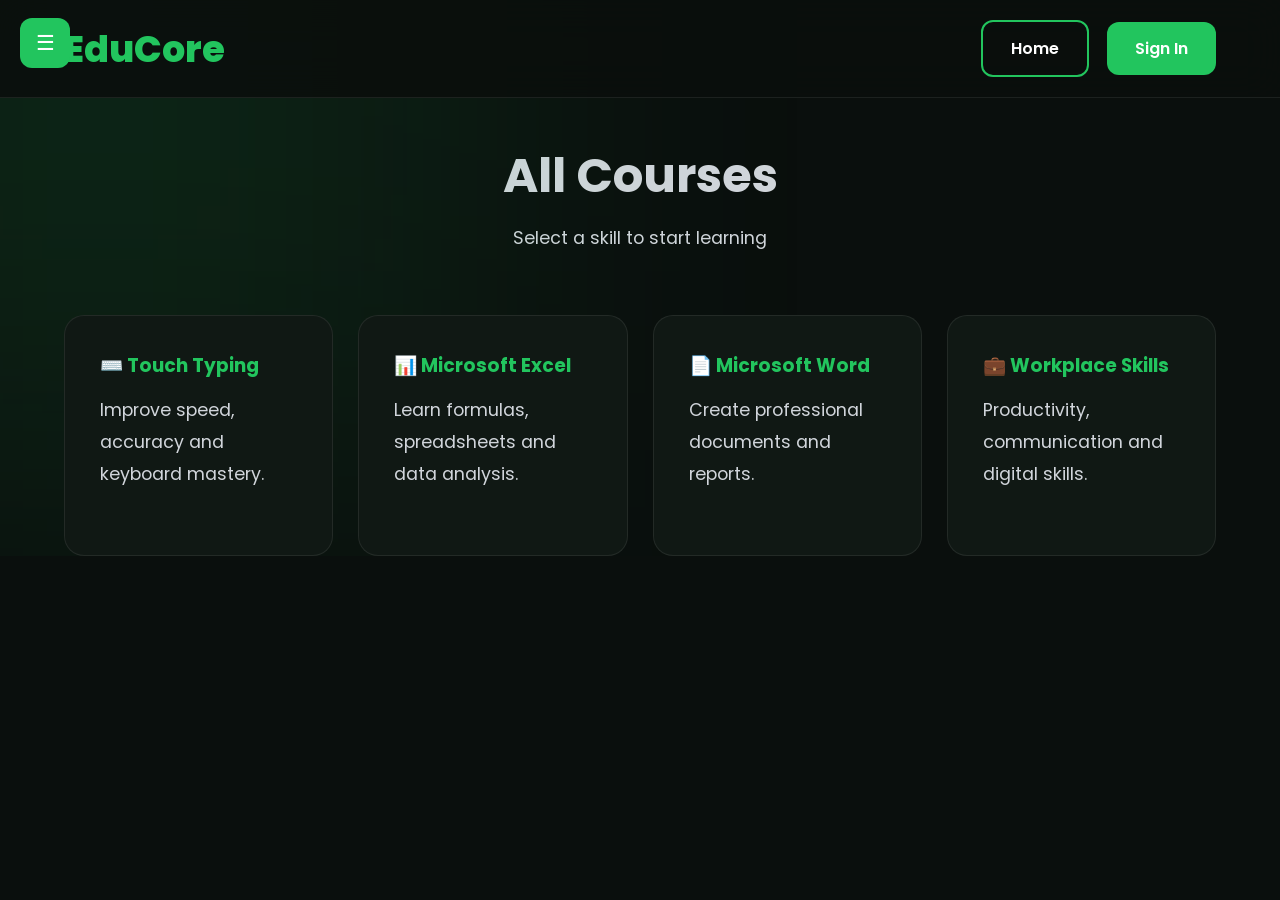
<file: Nova pasta/courses.html>
<!DOCTYPE html>
<html lang="en">
<head>
<meta charset="UTF-8">
<meta name="viewport" content="width=device-width, initial-scale=1.0">
<title>EduCore | Courses</title>

<link href="https://fonts.googleapis.com/css2?family=Poppins:wght@300;400;500;600;700&display=swap" rel="stylesheet">
<link rel="stylesheet" href="style.css">
</head>

<body>

<!-- MENU BUTTON -->
<button id="menuToggle" class="menu-toggle">☰</button>

<!-- SIDEBAR -->
<aside class="sidebar" id="sidebar">

<nav class="sidebar-menu">
<a href="index.html">🏠 Home</a>
<a href="courses.html">📚 Courses</a>
<a href="#">⭐ Features</a>
<a href="#">💬 Reviews</a>
<a href="#">❓ FAQ</a>
</nav>

<div class="sidebar-footer">
<a href="#" class="sidebar-btn">Sign In</a>
</div>

</aside>

<!-- HEADER -->
<header class="navbar">
<div class="container nav-content">

<div class="logo">EduCore</div>

<div class="nav-actions">
<a href="index.html" class="btn secondary-btn">Home</a>
<a href="#" class="btn">Sign In</a>
</div>

</div>
</header>

<!-- PAGE TITLE -->
<section class="hero" style="min-height:auto; padding-top:140px;">

<div class="container">

<div class="section-title">
<h2>All Courses</h2>
<p>Select a skill to start learning</p>
</div>

<div class="courses-grid">

<!-- COURSE 1 -->
<a href="typing.html" class="course-card" style="text-decoration:none;">
<h3>⌨️ Touch Typing</h3>
<p>Improve speed, accuracy and keyboard mastery.</p>
</a>

<!-- COURSE 2 -->
<a href="excel.html" class="course-card" style="text-decoration:none;">
<h3>📊 Microsoft Excel</h3>
<p>Learn formulas, spreadsheets and data analysis.</p>
</a>

<!-- COURSE 3 -->
<a href="word.html" class="course-card" style="text-decoration:none;">
<h3>📄 Microsoft Word</h3>
<p>Create professional documents and reports.</p>
</a>

<!-- COURSE 4 -->
<a href="workplace.html" class="course-card" style="text-decoration:none;">
<h3>💼 Workplace Skills</h3>
<p>Productivity, communication and digital skills.</p>
</a>

</div>

</div>

</section>

<script src="script.js"></script>

</body>
</html>
</file>
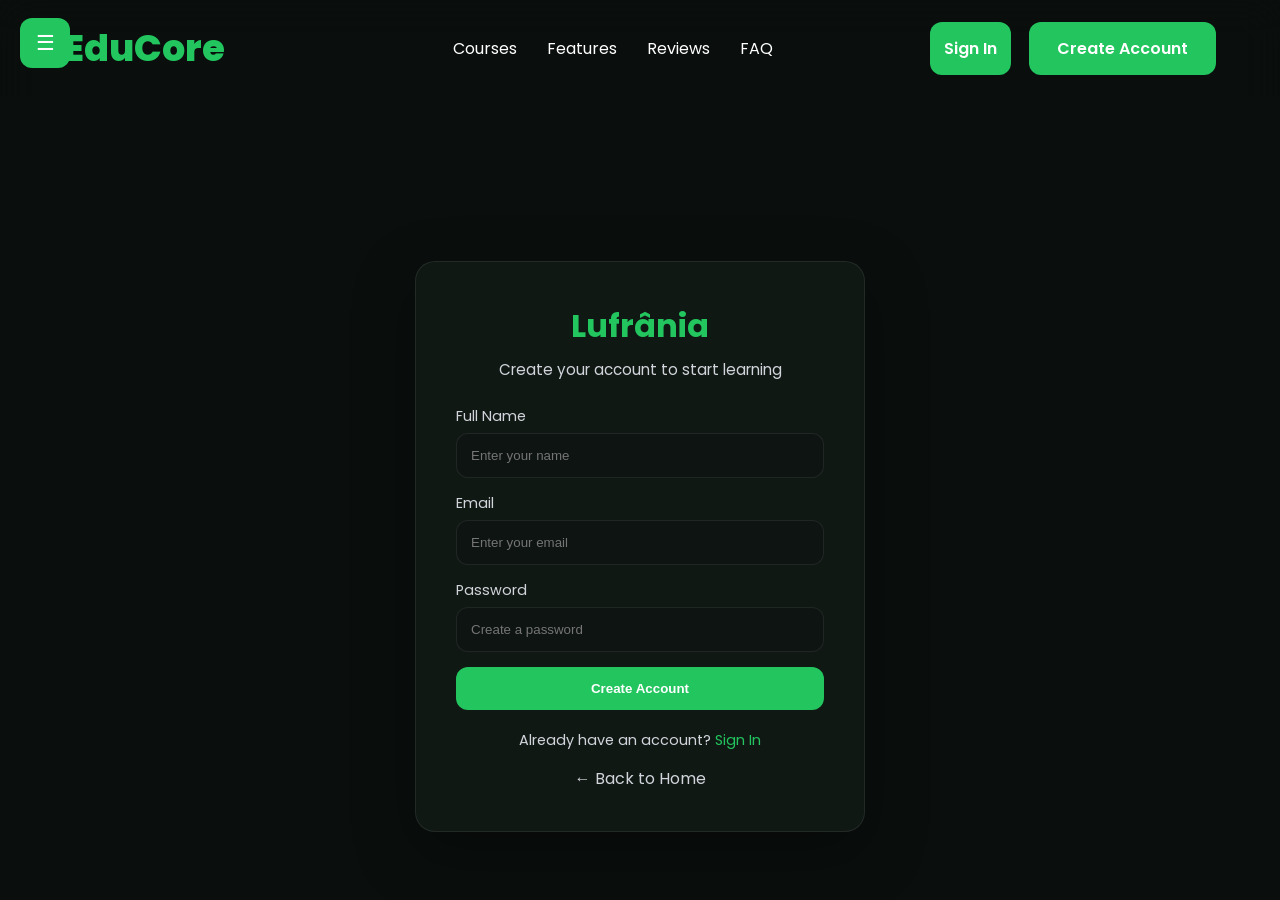
<file: Nova pasta/createaccount.html>
<!DOCTYPE html>
<html lang="en">
<head>
<meta charset="UTF-8">
<meta name="viewport" content="width=device-width, initial-scale=1.0">
<title>Lufrânia | Create Account</title>

<link href="https://fonts.googleapis.com/css2?family=Poppins:wght@300;400;500;600;700;800&display=swap" rel="stylesheet">
<link rel="stylesheet" href="style.css">
<!-- MENU BUTTON -->
<button id="menuToggle" class="menu-toggle">☰</button>

<!-- SIDEBAR -->
<aside class="sidebar" id="sidebar">

<nav class="sidebar-menu">

<a href="#home">🏠 Home</a>
<a href="courses.html">📚 Courses</a>
<a href="#features">⭐ Features</a>
 <a href="#pricing">⭐ Pricing</a> 
<a href="#faq">❓ FAQ</a>
<a href="#contact">📞 Contact</a>

</nav>

<div class="sidebar-footer">
<a href="signin.html" class="sidebar-btn">Register</a>
 
</div>

</aside>

<!-- NAVBAR -->
<header class="navbar">

<div class="container nav-content">

<a href="index.html" class="logo">EduCore</a>

<nav class="nav-links">
<a href="courses.html">Courses</a>
<a href="#features">Features</a>
<a href="#reviews">Reviews</a>
<a href="#faq">FAQ</a>
</nav>

<div class="nav-actions">
<a href="signin.html" class="sidebar-btn">Sign In</a>
<a href="createaccount.html" class="btn">Create Account</a>
</div>

</div>

<style>

/* =========================
   CREATE ACCOUNT PAGE
========================= */

.account-page{
    min-height:100vh;
    display:flex;
    align-items:center;
    justify-content:center;
    background:var(--bg);
    padding:20px;
}

.account-card{
    width:100%;
    max-width:450px;
    background:var(--card);
    border:1px solid var(--border);
    border-radius:20px;
    padding:40px;
    box-shadow:0 20px 60px rgba(0,0,0,.4);
}

.account-title{
    text-align:center;
    margin-bottom:25px;
}

.account-title h1{
    color:var(--green);
    font-size:2rem;
    margin-bottom:8px;
}

.account-title p{
    color:var(--text);
    font-size:0.95rem;
}

.input-group{
    margin-bottom:15px;
}

.input-group label{
    display:block;
    margin-bottom:6px;
    color:var(--text);
    font-size:0.9rem;
}

.input-group input{
    width:100%;
    padding:14px;
    border-radius:12px;
    border:1px solid var(--border);
    background:#0d1411;
    color:white;
    outline:none;
}

.input-group input:focus{
    border-color:var(--green);
}

.account-btn{
    width:100%;
    padding:14px;
    border:none;
    border-radius:12px;
    background:var(--green);
    color:white;
    font-weight:600;
    cursor:pointer;
    transition:.3s;
}

.account-btn:hover{
    background:var(--green-dark);
}

.account-footer{
    text-align:center;
    margin-top:20px;
    color:var(--text);
    font-size:0.9rem;
}

.account-footer a{
    color:var(--green);
    text-decoration:none;
}

.back-link{
    display:block;
    text-align:center;
    margin-top:15px;
    color:var(--text);
    text-decoration:none;
}

.back-link:hover{
    color:var(--green);
}

</style>

</head>

<body>

<div class="account-page">

<div class="account-card">

<div class="account-title">
<h1>Lufrânia</h1>
<p>Create your account to start learning</p>
</div>

<form id="accountForm">

<div class="input-group">
<label>Full Name</label>
<input type="text" placeholder="Enter your name" required>
</div>

<div class="input-group">
<label>Email</label>
<input type="email" placeholder="Enter your email" required>
</div>

<div class="input-group">
<label>Password</label>
<input type="password" placeholder="Create a password" required>
</div>

<button class="account-btn" type="submit">
Create Account
</button>

</form>

<div class="account-footer">
Already have an account? <a href="signin.html">Sign In</a>
</div>

<a class="back-link" href="index.html">
← Back to Home
</a>

</div>

</div>

<script>
document.getElementById("accountForm").addEventListener("submit", function(e){
    e.preventDefault();

    // TEMP FLOW (no backend yet)
    window.location.href = "courses.html";
});
</script>

</body>
</html>
</file>
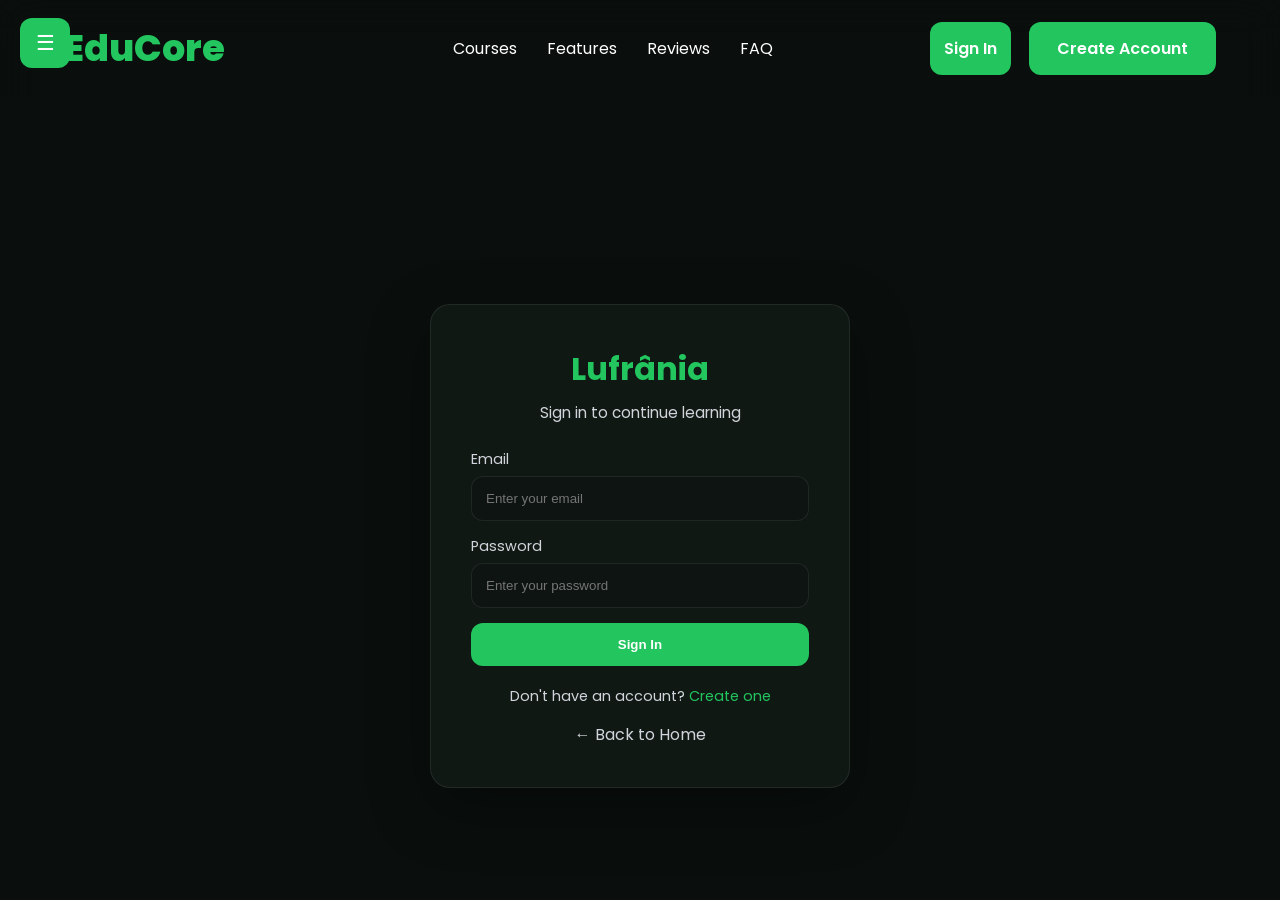
<file: Nova pasta/signin.html>
<!DOCTYPE html>
<html lang="en">
<head>
<meta charset="UTF-8">
<meta name="viewport" content="width=device-width, initial-scale=1.0">
<title>Lufrânia | Sign In</title>

<link href="https://fonts.googleapis.com/css2?family=Poppins:wght@300;400;500;600;700;800&display=swap" rel="stylesheet">
<link rel="stylesheet" href="style.css">
<!-- MENU BUTTON -->
<button id="menuToggle" class="menu-toggle">☰</button>

<!-- SIDEBAR -->
<aside class="sidebar" id="sidebar">

<nav class="sidebar-menu">

<a href="#home">🏠 Home</a>
<a href="courses.html">📚 Courses</a>
<a href="#features">⭐ Features</a>
 <a href="#pricing">⭐ Pricing</a> 
<a href="#faq">❓ FAQ</a>
<a href="#contact">📞 Contact</a>

</nav>

<div class="sidebar-footer">
<a href="signin.html" class="sidebar-btn">Register</a>
 
</div>

</aside>

<!-- NAVBAR -->
<header class="navbar">

<div class="container nav-content">

<a href="index.html" class="logo">EduCore</a>

<nav class="nav-links">
<a href="courses.html">Courses</a>
<a href="#features">Features</a>
<a href="#reviews">Reviews</a>
<a href="#faq">FAQ</a>
</nav>

<div class="nav-actions">
<a href="signin.html" class="sidebar-btn">Sign In</a>
<a href="createaccount.html" class="btn">Create Account</a>
</div>

</div>
<style>

/* =========================
   SIGN IN PAGE
========================= */

.signin-page{
    min-height:100vh;
    display:flex;
    align-items:center;
    justify-content:center;
    background:var(--bg);
    padding:20px;
}

.signin-card{
    width:100%;
    max-width:420px;
    background:var(--card);
    border:1px solid var(--border);
    border-radius:20px;
    padding:40px;
    box-shadow:0 20px 60px rgba(0,0,0,.4);
}

.signin-title{
    text-align:center;
    margin-bottom:25px;
}

.signin-title h1{
    color:var(--green);
    font-size:2rem;
    margin-bottom:8px;
}

.signin-title p{
    color:var(--text);
    font-size:0.95rem;
}

.input-group{
    margin-bottom:15px;
}

.input-group label{
    display:block;
    margin-bottom:6px;
    color:var(--text);
    font-size:0.9rem;
}

.input-group input{
    width:100%;
    padding:14px;
    border-radius:12px;
    border:1px solid var(--border);
    background:#0d1411;
    color:white;
    outline:none;
}

.input-group input:focus{
    border-color:var(--green);
}

.signin-btn{
    width:100%;
    padding:14px;
    border:none;
    border-radius:12px;
    background:var(--green);
    color:white;
    font-weight:600;
    cursor:pointer;
    transition:.3s;
}

.signin-btn:hover{
    background:var(--green-dark);
}

.signin-footer{
    text-align:center;
    margin-top:20px;
    color:var(--text);
    font-size:0.9rem;
}

.signin-footer a{
    color:var(--green);
    text-decoration:none;
}

.back-link{
    display:block;
    text-align:center;
    margin-top:15px;
    color:var(--text);
    text-decoration:none;
}

.back-link:hover{
    color:var(--green);
}

</style>

</head>

<body>

<div class="signin-page">

<div class="signin-card">

<div class="signin-title">
<h1>Lufrânia</h1>
<p>Sign in to continue learning</p>
</div>

<form id="signinForm">

<div class="input-group">
<label>Email</label>
<input type="email" placeholder="Enter your email" required>
</div>

<div class="input-group">
<label>Password</label>
<input type="password" placeholder="Enter your password" required>
</div>

<button class="signin-btn" type="submit">
Sign In
</button>

</form>

<div class="signin-footer">
Don't have an account? <a href="createaccount.html">Create one</a>
</div>

<a class="back-link" href="index.html">
← Back to Home
</a>

</div>

</div>

<script>
document.getElementById("signinForm").addEventListener("submit", function(e){
    e.preventDefault();

    // TEMP FLOW (no backend yet)
    window.location.href = "courses.html";
});
</script>

</body>
</html>
</file>
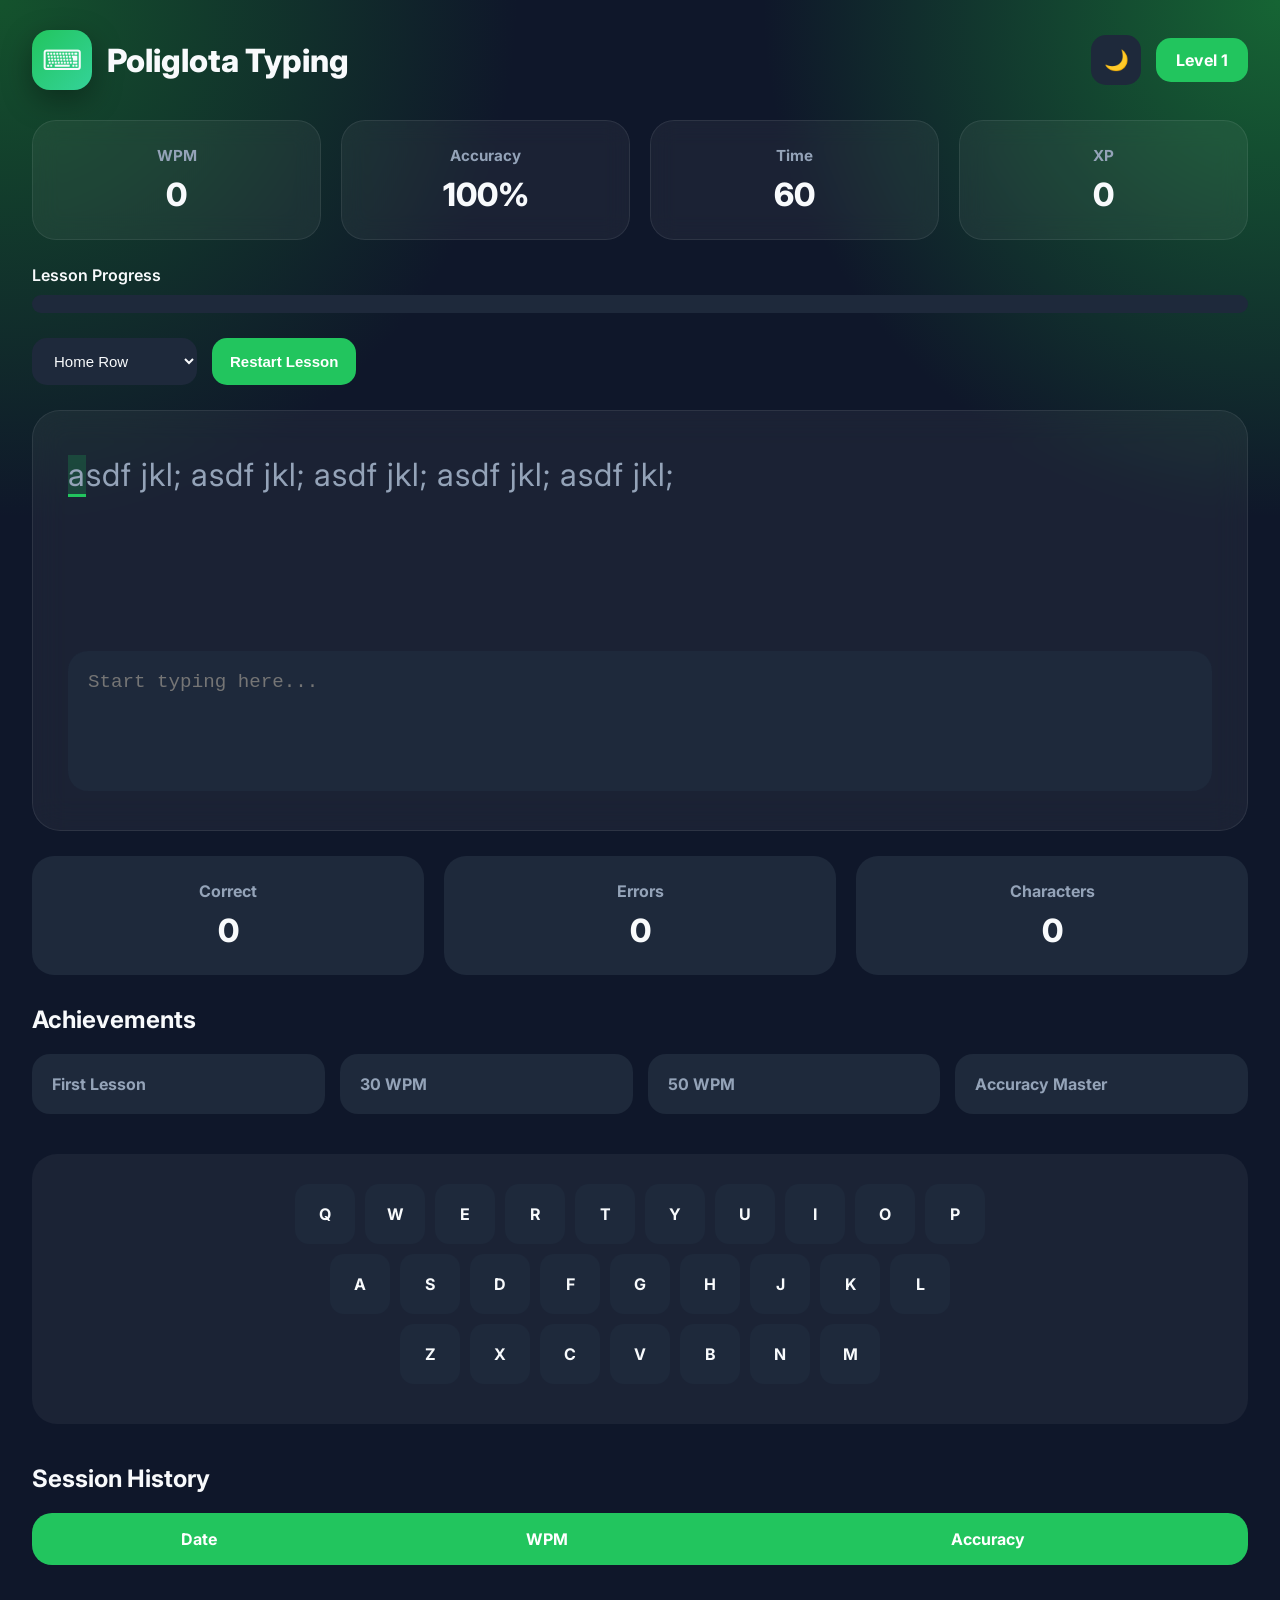
<file: Nova pasta/typing/typing.html>
<!DOCTYPE html>
<html lang="en">

<head>
    <meta charset="UTF-8">
    <meta name="viewport" content="width=device-width, initial-scale=1.0">

    <title>Poliglota Typing</title>

    <link rel="stylesheet" href="style.css">

    <link href="https://fonts.googleapis.com/css2?family=Inter:wght@300;400;500;600;700;800;900&display=swap"
        rel="stylesheet">
</head>

<body>

    <div class="app">

        <!-- HEADER -->

        <header class="header">

            <div class="logo-section">
                <div class="logo-icon">⌨</div>
                <h1>Poliglota Typing</h1>
            </div>

            <div class="header-right">

                <button id="theme-btn">
                    🌙
                </button>

                <div class="user-level">
                    Level 1
                </div>

            </div>

        </header>

        <!-- DASHBOARD -->

        <section class="dashboard">

            <div class="stat-card">
                <h3>WPM</h3>
                <span id="wpm">0</span>
            </div>

            <div class="stat-card">
                <h3>Accuracy</h3>
                <span id="accuracy">100%</span>
            </div>

            <div class="stat-card">
                <h3>Time</h3>
                <span id="timer">60</span>
            </div>

            <div class="stat-card">
                <h3>XP</h3>
                <span id="xp">0</span>
            </div>

        </section>

        <!-- PROGRESS -->

        <section class="progress-section">

            <div class="progress-label">
                Lesson Progress
            </div>

            <div class="progress-bar">

                <div id="progress-fill"></div>

            </div>

        </section>

        <!-- LESSON SELECTOR -->

        <section class="lesson-selector">

            <select id="lesson-select">

                <option value="home-row">
                    Home Row
                </option>

                <option value="top-row">
                    Top Row
                </option>

                <option value="bottom-row">
                    Bottom Row
                </option>

                <option value="words">
                    Common Words
                </option>

                <option value="sentences">
                    Sentences
                </option>

            </select>

            <button id="restart-btn">
                Restart Lesson
            </button>

        </section>

        <!-- TYPING AREA -->

        <section class="typing-container">

            <div id="text-display">

            </div>

            <textarea
                id="typing-input"
                spellcheck="false"
                autocomplete="off"
                autocorrect="off"
                autocapitalize="off"
                placeholder="Start typing here..."
            ></textarea>

        </section>

        <!-- RESULTS -->

        <section class="results-panel">

            <div class="result-box">

                <h4>Correct</h4>
                <span id="correct-count">0</span>

            </div>

            <div class="result-box">

                <h4>Errors</h4>
                <span id="error-count">0</span>

            </div>

            <div class="result-box">

                <h4>Characters</h4>
                <span id="char-count">0</span>

            </div>

        </section>

        <!-- ACHIEVEMENTS -->

        <section class="achievement-section">

            <h2>
                Achievements
            </h2>

            <div id="achievement-list">

                <div class="achievement locked">
                    First Lesson
                </div>

                <div class="achievement locked">
                    30 WPM
                </div>

                <div class="achievement locked">
                    50 WPM
                </div>

                <div class="achievement locked">
                    Accuracy Master
                </div>

            </div>

        </section>

        <!-- VIRTUAL KEYBOARD -->

        <section class="keyboard-section">

            <div class="keyboard">

                <div class="row">
                    <div class="key">Q</div>
                    <div class="key">W</div>
                    <div class="key">E</div>
                    <div class="key">R</div>
                    <div class="key">T</div>
                    <div class="key">Y</div>
                    <div class="key">U</div>
                    <div class="key">I</div>
                    <div class="key">O</div>
                    <div class="key">P</div>
                </div>

                <div class="row">
                    <div class="key">A</div>
                    <div class="key">S</div>
                    <div class="key">D</div>
                    <div class="key">F</div>
                    <div class="key">G</div>
                    <div class="key">H</div>
                    <div class="key">J</div>
                    <div class="key">K</div>
                    <div class="key">L</div>
                </div>

                <div class="row">
                    <div class="key">Z</div>
                    <div class="key">X</div>
                    <div class="key">C</div>
                    <div class="key">V</div>
                    <div class="key">B</div>
                    <div class="key">N</div>
                    <div class="key">M</div>
                </div>

            </div>

        </section>

        <!-- HISTORY -->

        <section class="history-section">

            <h2>
                Session History
            </h2>

            <table>

                <thead>

                    <tr>
                        <th>Date</th>
                        <th>WPM</th>
                        <th>Accuracy</th>
                    </tr>

                </thead>

                <tbody id="history-table">

                </tbody>

            </table>

        </section>

    </div>

    <!-- ACHIEVEMENT POPUP -->

    <div id="achievement-popup">

        Achievement Unlocked

    </div>

    <script src="script.js"></script>

</body>

</html>
</file>
<file: Nova pasta/style.css>
*{
    margin:0;
    padding:0;
    box-sizing:border-box;
}

:root{

    --green:#22c55e;
    --green-dark:#16a34a;

    --bg:#0a0f0d;
    --card:#101814;
    --card-light:#151f1a;

    --text:#d1d5db;
    --heading:#ffffff;

    --border:rgba(255,255,255,.08);

    --navbar-bg:rgba(10,15,13,.9);
    --sidebar-bg:#0d1411;
    --hero-card-bg:linear-gradient(145deg,#111,#1a241d);

}
body.light-mode{
    --bg:#f8fafc;
    --card:#ffffff;
    --card-light:#f1f5f9;
    --text:#475569;
    --border:rgba(0,0,0,.08);
}
body.light-mode{

    --bg:#f8fafc;
    --card:#ffffff;
    --card-light:#f1f5f9;

    --text:#0c0c0c;
    --border:rgba(0,0,0,.08);

    --heading:#111827;

    --navbar-bg:rgba(255,255,255,.94);
    --sidebar-bg:#ffffff;
    --hero-card-bg:linear-gradient(145deg,#ffffff,#f5f7fa);

}
html{
    scroll-behavior:smooth;
}

body{
    font-family:'Poppins',sans-serif;
    background:var(--bg);
    color:var(--text);
    overflow-x:hidden;
    min-height:100vh;
    transition:
        background-color .35s ease,
        color .35s ease;
}
/* =========================
   BACKGROUND SLIDESHOW
========================= */

.background-slider{
    position:fixed;
    inset:0;
    z-index:-3;
    overflow:hidden;
}

.bg-slide{
    position:absolute;
    inset:0;

    width:100%;
    height:100%;

    object-fit:cover;

    opacity:0;

    transform:scale(1);

    transition:
        opacity 1.2s ease-in-out,
        transform 8s linear;
}

.bg-slide.active{
    opacity:1;
    transform:scale(1.12);
}

/* Dark overlay */

.background-overlay{
    position:fixed;
    inset:0;

    z-index:-2;

    pointer-events:none;

    background:rgba(10,15,13,.62);

    transition:background .4s ease;
}

/* Light overlay */

body.light-mode .background-overlay{
    background:rgba(255,255,255,.15);
}


.container{
    width:90%;
    max-width:1200px;
    margin:auto;
}

/* =========================
   MENU BUTTON
========================= */

.menu-toggle{
    position:fixed;
    top:18px;
    left:20px;
    width:50px;
    height:50px;
    border:none;
    border-radius:12px;
    background:var(--green);
    color:white;
    font-size:1.3rem;
    cursor:pointer;
    z-index:2100;
    transition:.3s;
}

.menu-toggle:hover{
    background:var(--green-dark);
}

/* =========================
   SIDEBAR
========================= */

.sidebar{
    position:fixed;
    top:0;
    left:-280px;
    width:260px;
    height:100vh;
    background:var(--navbar-bg);
    border-right:1px solid var(--border);
    z-index:2000;
    transition:.35s ease;
    display:flex;
    flex-direction:column;
}

.sidebar.active{
    left:0;
}

.sidebar-menu{
    display:flex;
    flex-direction:column;
    gap:10px;
    padding:90px 20px 20px;

    margin-top: 70px;
}

.sidebar-menu a{
    color:var(--heading);
    text-decoration:none;
    padding:14px 18px;
    border-radius:12px;
    transition:.3s;
}

.sidebar-menu a:hover{
    background:rgba(255,255,255,.05);
    color:var(--green);
}

.sidebar-footer{
    margin-top:auto;
    padding:20px;
}

.sidebar-btn{
    display:block;
    text-align:center;
    text-decoration:none;
    background:var(--green);
    color:white;
    padding:14px;
    border-radius:12px;
    font-weight:600;
}

.sidebar-btn:hover{
    background:var(--green-dark);
}

/* ---------- LIGHT MODE SIDEBAR ---------- */

body.light-mode .sidebar a:hover{

    background:rgba(34,197,94,.15);
    color:#16a34a;

}

body.light-mode .sidebar a.active{

    background:rgba(34,197,94,.18);
    color:#16a34a;

}
/* =========================
   NAVBAR
========================= */

.navbar{
    position:fixed;
    top:0;
    width:100%;
    z-index:1000;
    backdrop-filter:blur(20px);
    background:var(--navbar-bg);
    border-bottom:1px solid var(--border);
}

.nav-content{
    display:flex;
    align-items:center;
    padding:20px 0;
}

.logo{
    color: var(--green);
    font-size: 2.3rem;
    font-weight: 800;
    margin-left: 0px;
    text-decoration: none;
    cursor: pointer;
    transition: color .3s ease, transform .2s ease;
    display: inline-block;
}

.logo:hover{
    color: #34d399;
    transform: scale(1.03);
}

.nav-links{
    display:flex;
    align-items:center;
    justify-content:center;
    gap:30px;
    flex:1;

    margin-left:70px;
}
.nav-links a{
    display:flex;
    align-items:center;
    height:42px;

    text-decoration:none;
    color:var(--heading);

    transition:.3s;
}

.nav-links a:hover{
    color:var(--green);
}

.nav-links a:hover{
    color:var(--green);
}

.nav-actions{
    display:flex;
    align-items:center;
    gap:18px;

    margin-left:auto;

    width:auto;
}

.auth-buttons{
    display:flex;
    gap:15px;
    margin-left:auto;
}
.language-switcher{
    display:flex;
    align-items:center;
    justify-content:center;
transform:translateX(40px);
    height:42px;
}

.language-switcher img{
    width:32px;
    height:32px;

    border-radius:50%;
    cursor:pointer;

    transition:.3s;
}

.language-switcher img:hover{
    transform:scale(1.08);
}

/* =========================
   BUTTONS
========================= */

.btn{
    display:inline-flex;
    align-items:center;
    justify-content:center;
    text-decoration:none;
    padding:14px 28px;
    border-radius:12px;
    background:var(--green);
    color:white;
    font-weight:600;
    transition:.3s;
}

.btn:hover{
    background:var(--green-dark);
    transform:translateY(-2px);
}

.secondary-btn{
    background:transparent;
    border:2px solid var(--green);
}

.secondary-btn:hover{
    background:var(--green);
}

/* =========================
   HERO
========================= */

.hero{
    min-height:100vh;
    padding-top:120px;
    display:flex;
    align-items:center;
    position:relative;
    overflow:hidden;
}

.hero::before{
    content:"";
    position:absolute;
    width:700px;
    height:700px;
    background:rgba(34,197,94,.12);
    filter:blur(150px);
    top:-250px;
    left:-250px;
}

.hero-grid{
    display:grid;
    grid-template-columns:1fr 1fr;
    gap:70px;
    align-items:center;
}

.hero-content{
    position:relative;
    z-index:2;
}

.hero-badge{
    display:inline-block;
    padding:10px 18px;
    border-radius:50px;
    background:rgba(34,197,94,.12);
    color:var(--green);
    margin-bottom:20px;
}

.hero h1{
    font-size:4rem;
    line-height:1.1;
    margin-bottom:25px;
}

.hero h1 span{
    color:var(--green);
}

.hero p{
    color:var(--text);
    line-height:1.9;
    font-size:1.1rem;
    margin-bottom:30px;
}

.hero-buttons{
    display:flex;
    gap:15px;
    flex-wrap:wrap;
}

/* =========================
   HERO CARD
========================= */

.hero-card{
    background:var(--hero-card-bg);
    border-radius:25px;
    border:1px solid var(--border);
    padding:35px;
    box-shadow:0 25px 60px rgba(0,0,0,.15);
    transition:
        background .35s ease,
        border-color .35s ease,
        box-shadow .35s ease;
}

.hero-card-header{
    color: var(--green);
    font-size: 1.9rem;
    font-weight: 800;
    text-align: center;
    margin-bottom: 18px;
}

.progress-item{
    margin-bottom:20px;
}

.progress-item span{
    display:block;
    margin-bottom:8px;
}



.progress-fill{
    height:100%;
    background:var(--green);
}

.stats-mini{
    margin-top:30px;
    display:grid;
    grid-template-columns:repeat(2,1fr);
    gap:15px;
}

.mini-card{
    background:rgba(255,255,255,.04);
    padding:15px;
    border-radius:15px;
    text-align:center;
}

.mini-card h3{
    color:var(--green);
    margin-bottom:5px;
}
.hero-card-image{
    width:100%;
    border-radius:18px;
    margin-bottom:25px;
    object-fit:cover;
}

.hero-card-title{
    color:var(--heading);
    font-size:1.4rem;
    line-height:1.4;
    margin-bottom:18px;
}

.hero-card-text{
    color:var(--text);
    line-height:1.8;
    font-size:1rem;
}
/* =========================
   STATS
========================= */

.stats{
    padding:100px 0;
}

.stats-grid{
    display:grid;
    grid-template-columns:repeat(4,1fr);
    gap:25px;
}

.stat-card{
    background:var(--card);
    border:1px solid var(--border);
    border-radius:20px;
    padding:35px;
    text-align:center;
}

.stat-card h2{
    color:var(--green);
    font-size:2.4rem;
    margin-bottom:10px;
}

/* =========================
   COMMON SECTION
========================= */

.courses,
.features,
.reviews,
.faq{
    padding:100px 0;
}

.section-title{
    text-align:center;
    margin-bottom:60px;
}

.section-title h2{
    font-size:3rem;
    margin-bottom:10px;
}

.section-title p{
    color:var(--text);
}

/* =========================
   COURSES
========================= */

.courses-grid{
    display:grid;
    grid-template-columns:repeat(4,1fr);
    gap:25px;
}

.course-card{
    background: var(--card);
    border: 1px solid var(--border);
    border-radius: 20px;
    padding: 35px;
    transition: .3s;
    text-decoration: none;   /* Removes underline */
    color: inherit;          /* Keeps normal text color */
}

.course-card:hover{
    transform:translateY(-6px);
}

.course-card h3{
    color:var(--green);
    margin-bottom:15px;
}

.course-card p{
    color:var(--text);
    line-height:1.8;
}

/* =========================
   FEATURES
========================= */

.features-grid{
    display:grid;
    grid-template-columns:repeat(2,1fr);
    gap:25px;
}

.feature-card{
    background:var(--card);
    border:1px solid var(--border);
    border-radius:20px;
    padding:35px;
}

.feature-card h3{
    color:var(--green);
    margin-bottom:15px;
}

.feature-card p{
    color:var(--text);
    line-height:1.8;
}

/* =========================
   REVIEWS
========================= */

.reviews-grid{
    display:grid;
    grid-template-columns:repeat(3,1fr);
    gap:25px;
}

.review-card{
    background:var(--card);
    border:1px solid var(--border);
    border-radius:20px;
    padding:35px;
}

.review-card p{
    color:var(--text);
    line-height:1.8;
    margin-bottom:20px;
}

.review-card h4{
    color:var(--green);
}

/* =========================
   FAQ
========================= */

.faq-container{
    max-width:900px;
    margin:auto;
}

.faq-item{
    background:var(--card);
    border:1px solid var(--border);
    border-radius:15px;
    overflow:hidden;
    margin-bottom:15px;
}

.faq-question{
    width:100%;
    border:none;
    background:none;
    color:white;
    text-align:left;
    padding:20px;
    cursor:pointer;
    font-size:1rem;
    font-family:'Poppins',sans-serif;
}

.faq-answer{
    display:none;
    padding:0 20px 20px;
    color:var(--text);
    line-height:1.8;
}

/* =========================
   CTA
========================= */

.cta{
    padding:120px 0;
}

.cta-box{
    background:linear-gradient(135deg,#1f5f3a,#22c55e);
    padding:70px;
    border-radius:30px;
    text-align:center;
}

.cta-box h2{
    font-size:3rem;
    margin-bottom:20px;
}

.cta-box p{
    max-width:700px;
    margin:auto;
    margin-bottom:30px;
}

/* =========================
   FOOTER
========================= */

footer{
    padding:50px 0;
    border-top:1px solid var(--border);
}

.footer-content{
    display:flex;
    justify-content:space-between;
    align-items:center;
    gap:20px;
}

.footer-content p{
    color:var(--text);
}

/* =========================
   RESPONSIVE
========================= */

@media(max-width:1000px){

    .hero-grid,
    .stats-grid,
    .courses-grid,
    .features-grid,
    .reviews-grid{
        grid-template-columns:1fr;
    }

    .nav-links{
    display:none;
}

.nav-actions{
    display:flex;
    align-items:center;
    margin-left:auto;
    gap:12px;
}

.auth-buttons{
    display:none;
}
    .hero h1{
        font-size:2.8rem;
    }

    .cta-box{
        padding:40px;
    }

    .cta-box h2{
        font-size:2rem;
    }

    .footer-content{
        flex-direction:column;
        text-align:center;
    }
}
.language-switcher{
    margin-right:16px;
}

.theme-toggle{
    margin-left:8px;
}

@media(max-width:600px){

    .hero{
        padding-top:100px;
    }

    .hero h1{
        font-size:2.2rem;
    }

    .section-title h2{
        font-size:2rem;
    }

    .logo{
        margin-left:75px;
        font-size:1.5rem;
    }
}
.theme-toggle{
    background: transparent;
    border: none;
    outline: none;
    cursor: pointer;

    width: 42px;
    height: 42px;

    display: flex;
    align-items: center;
    justify-content: center;

    color: var(--heading);

    margin-left: 0px;
    padding:0;

    flex-shrink:0;
    transition:
        color .3s ease,
        transform .3s ease;
}

.theme-toggle:hover{
    color: var(--green);
    transform: scale(1.1);
}


/* =========================
   WHATSAPP FLOATING BUTTON
========================= */

.whatsapp-float{
    position:fixed;
    right:25px;
    bottom:25px;

    width:64px;
    height:64px;

    background:#25D366;
    color:#fff;

    border-radius:50%;

    display:flex;
    align-items:center;
    justify-content:center;

    text-decoration:none;

    box-shadow:0 10px 25px rgba(0,0,0,.25);

    z-index:3000;

    transition:
        transform .3s ease,
        box-shadow .3s ease;
}

.whatsapp-float:hover{
    transform:scale(1.1);
    box-shadow:0 15px 35px rgba(0,0,0,.35);
}

.whatsapp-float svg{
    width:32px;
    height:32px;
}

.whatsapp-float::before{
    content:"";
    position:absolute;
    inset:0;
    border-radius:50%;
    border:2px solid #25D366;
    animation:whatsappPulse 2s infinite;
}

@keyframes whatsappPulse{

    0%{
        transform:scale(1);
        opacity:.7;
    }

    70%{
        transform:scale(1.5);
        opacity:0;
    }

    100%{
        transform:scale(1.5);
        opacity:0;
    }

}
/* =========================
   LANGUAGE SWITCHER
========================= */

.language-switcher{
    display:flex;
    align-items:center;
    justify-content:center;

    width:42px;
    height:42px;

    flex-shrink:0;

    margin:0 20px;

    cursor:pointer;
    user-select:none;
}

.language-switcher img{
    width:30px;
    height:30px;

    object-fit:cover;

    border-radius:50%;

    transition:
        transform .25s ease,
        box-shadow .25s ease;
}

.language-switcher:hover img{
    transform:scale(1.12);
    box-shadow:0 0 12px rgba(34,197,94,.45);
}

.language-switcher:active img{
    transform:scale(.95);
}
</file>
<file: Nova pasta/typing/style.css>
*{
    margin:0;
    padding:0;
    box-sizing:border-box;
}

:root{

    --bg:#0f172a;
    --bg-secondary:#111827;

    --card:#1e293b;
    --card-hover:#273549;

    --text:#f8fafc;
    --text-secondary:#94a3b8;

    --primary:#22c55e;
    --primary-dark:#16a34a;

    --danger:#ef4444;
    --warning:#f59e0b;

    --border:rgba(255,255,255,.08);

    --shadow:
        0 10px 30px rgba(0,0,0,.35);

    --glass:
        rgba(255,255,255,.05);

    --success:#10b981;
}

body.light{

    --bg:#f1f5f9;
    --bg-secondary:#ffffff;

    --card:#ffffff;
    --card-hover:#f8fafc;

    --text:#0f172a;
    --text-secondary:#64748b;

    --border:rgba(0,0,0,.08);

    --glass:rgba(255,255,255,.7);
}

body{

    font-family:'Inter',sans-serif;

    background:
        radial-gradient(circle at top left,#14532d 0%,transparent 25%),
        radial-gradient(circle at top right,#166534 0%,transparent 25%),
        var(--bg);

    color:var(--text);

    min-height:100vh;

    transition:.3s;
}

.app{

    width:min(1400px,95%);
    margin:auto;

    padding:30px 0 60px;
}

/* ======================
HEADER
====================== */

.header{

    display:flex;
    justify-content:space-between;
    align-items:center;

    margin-bottom:30px;
}

.logo-section{

    display:flex;
    align-items:center;
    gap:15px;
}

.logo-icon{

    width:60px;
    height:60px;

    border-radius:18px;

    display:flex;
    justify-content:center;
    align-items:center;

    background:linear-gradient(
        135deg,
        var(--primary),
        #34d399
    );

    font-size:28px;

    box-shadow:var(--shadow);
}

.logo-section h1{

    font-size:2rem;
    font-weight:800;
}

.header-right{

    display:flex;
    align-items:center;
    gap:15px;
}

#theme-btn{

    width:50px;
    height:50px;

    border:none;
    cursor:pointer;

    border-radius:15px;

    background:var(--card);

    color:var(--text);

    font-size:20px;

    transition:.3s;
}

#theme-btn:hover{

    transform:translateY(-3px);
}

.user-level{

    background:var(--primary);

    color:white;

    padding:12px 20px;

    border-radius:15px;

    font-weight:700;
}

/* ======================
CARDS
====================== */

.dashboard{

    display:grid;

    grid-template-columns:
        repeat(auto-fit,minmax(180px,1fr));

    gap:20px;

    margin-bottom:25px;
}

.stat-card{

    background:var(--glass);

    backdrop-filter:blur(12px);

    border:1px solid var(--border);

    border-radius:24px;

    padding:25px;

    text-align:center;

    transition:.3s;
}

.stat-card:hover{

    transform:translateY(-5px);

    background:var(--card-hover);
}

.stat-card h3{

    color:var(--text-secondary);

    margin-bottom:10px;

    font-size:.95rem;
}

.stat-card span{

    font-size:2rem;
    font-weight:800;
}

/* ======================
PROGRESS
====================== */

.progress-section{

    margin-bottom:25px;
}

.progress-label{

    margin-bottom:10px;
    font-weight:600;
}

.progress-bar{

    width:100%;
    height:18px;

    background:var(--card);

    border-radius:50px;

    overflow:hidden;
}

#progress-fill{

    width:0%;

    height:100%;

    border-radius:50px;

    background:
        linear-gradient(
            90deg,
            var(--primary),
            #34d399
        );

    transition:.25s;
}

/* ======================
LESSONS
====================== */

.lesson-selector{

    display:flex;
    gap:15px;

    margin-bottom:25px;

    flex-wrap:wrap;
}

.lesson-selector select,
.lesson-selector button{

    padding:14px 18px;

    border:none;

    border-radius:15px;

    background:var(--card);

    color:var(--text);

    cursor:pointer;

    font-size:15px;
}

.lesson-selector button{

    background:var(--primary);
    color:white;
    font-weight:700;
}

/* ======================
TYPING AREA
====================== */

.typing-container{

    background:var(--glass);

    backdrop-filter:blur(16px);

    border:1px solid var(--border);

    border-radius:28px;

    padding:35px;

    margin-bottom:25px;
}

#text-display{

    font-size:2rem;

    line-height:1.8;

    min-height:180px;

    letter-spacing:1px;

    margin-bottom:25px;
}

.char{

    color:var(--text-secondary);
}

.correct{

    color:var(--success);
}

.incorrect{

    color:var(--danger);

    background:rgba(239,68,68,.15);

    border-radius:4px;
}

.current{

    background:rgba(34,197,94,.2);

    border-bottom:3px solid var(--primary);

    animation:blink .9s infinite;
}

@keyframes blink{

    50%{
        opacity:.4;
    }
}

#typing-input{

    width:100%;

    height:140px;

    border:none;

    outline:none;

    resize:none;

    border-radius:20px;

    padding:20px;

    font-size:1.2rem;

    background:var(--card);

    color:var(--text);
}

/* ======================
RESULTS
====================== */

.results-panel{

    display:grid;

    grid-template-columns:
        repeat(auto-fit,minmax(180px,1fr));

    gap:20px;

    margin-bottom:30px;
}

.result-box{

    background:var(--card);

    padding:25px;

    border-radius:22px;

    text-align:center;
}

.result-box h4{

    color:var(--text-secondary);

    margin-bottom:10px;
}

.result-box span{

    font-size:2rem;
    font-weight:800;
}

/* ======================
ACHIEVEMENTS
====================== */

.achievement-section{

    margin-bottom:40px;
}

.achievement-section h2{

    margin-bottom:20px;
}

#achievement-list{

    display:grid;

    grid-template-columns:
        repeat(auto-fit,minmax(220px,1fr));

    gap:15px;
}

.achievement{

    padding:20px;

    border-radius:18px;

    background:var(--success);

    color:white;

    font-weight:700;

    transition:.3s;
}

.locked{

    background:var(--card);

    color:var(--text-secondary);
}

/* ======================
KEYBOARD
====================== */

.keyboard-section{

    margin-bottom:40px;
}

.keyboard{

    background:var(--glass);

    border-radius:25px;

    padding:30px;
}

.row{

    display:flex;
    justify-content:center;
    gap:10px;

    margin-bottom:10px;
}

.key{

    min-width:60px;
    height:60px;

    border-radius:14px;

    background:var(--card);

    display:flex;
    justify-content:center;
    align-items:center;

    font-weight:700;

    transition:.15s;
}

.key.active{

    transform:translateY(-4px);

    background:var(--primary);

    color:white;

    box-shadow:
        0 0 20px rgba(34,197,94,.6);
}

/* ======================
HISTORY
====================== */

.history-section{

    margin-top:20px;
}

.history-section h2{

    margin-bottom:20px;
}

table{

    width:100%;

    border-collapse:collapse;

    overflow:hidden;

    border-radius:20px;
}

thead{

    background:var(--primary);
    color:white;
}

th,
td{

    padding:16px;
    text-align:center;
}

tbody tr{

    background:var(--card);
}

tbody tr:nth-child(even){

    opacity:.85;
}

/* ======================
POPUP
====================== */

#achievement-popup{

    position:fixed;

    top:30px;
    right:30px;

    background:var(--success);

    color:white;

    padding:20px 25px;

    border-radius:18px;

    font-weight:700;

    transform:translateX(400px);

    transition:.5s;

    z-index:999;
}

#achievement-popup.show{

    transform:translateX(0);
}

/* ======================
SCROLLBAR
====================== */

::-webkit-scrollbar{

    width:10px;
}

::-webkit-scrollbar-thumb{

    background:var(--primary);

    border-radius:50px;
}

/* ======================
RESPONSIVE
====================== */

@media(max-width:900px){

    #text-display{

        font-size:1.5rem;
    }

    .key{

        min-width:40px;
        height:45px;
        font-size:.8rem;
    }
}

@media(max-width:600px){

    .header{

        flex-direction:column;
        gap:20px;
    }

    .logo-section h1{

        font-size:1.5rem;
    }

    #text-display{

        font-size:1.2rem;
    }

    .typing-container{

        padding:20px;
    }

    .row{

        gap:5px;
    }

    .key{

        min-width:30px;
        height:35px;
    }
}
</file>
